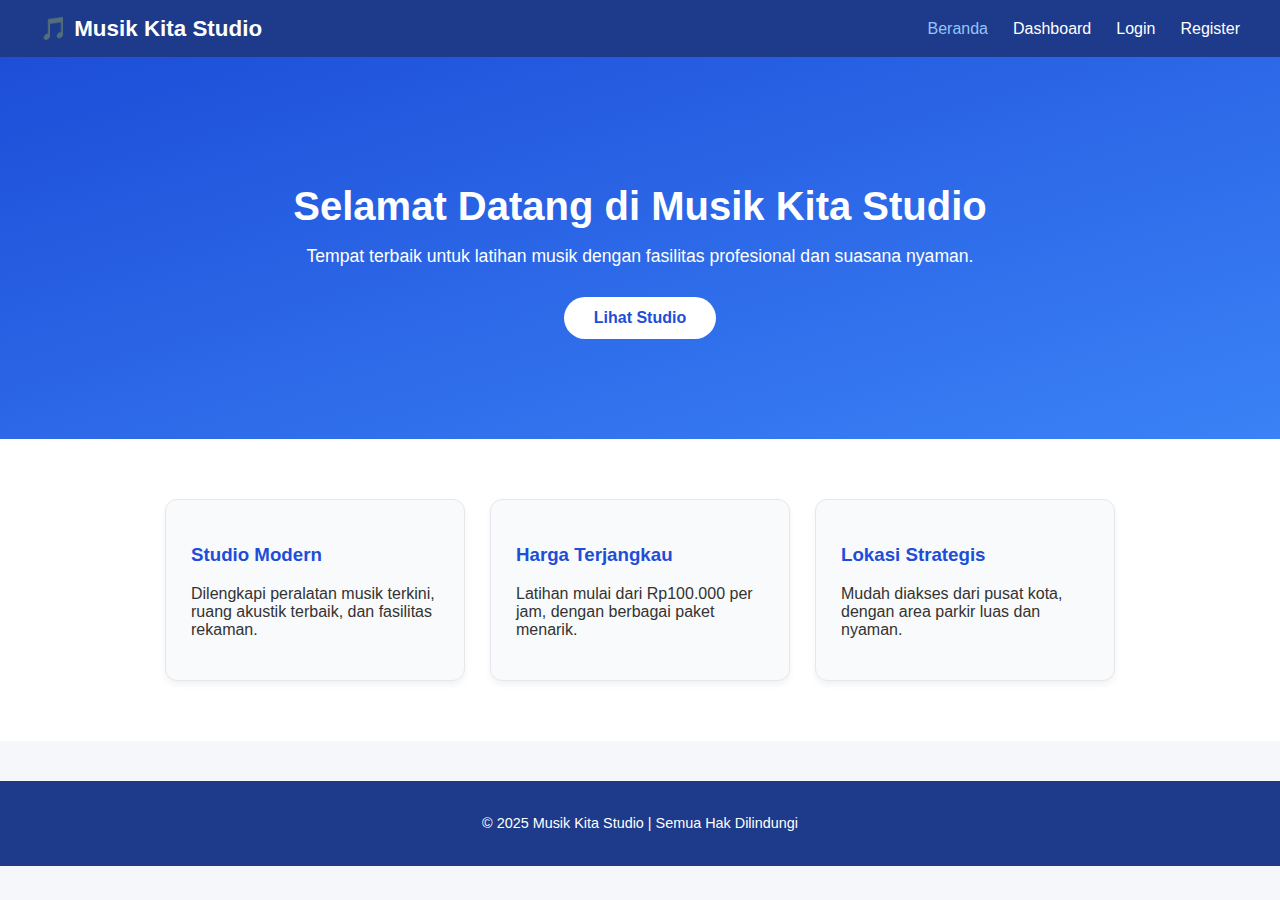
<file: BAB 2/index.html>
<!DOCTYPE html>
<html lang="id">
<head>
  <meta charset="UTF-8">
  <meta name="viewport" content="width=device-width, initial-scale=1.0">
  <title>Musik Kita Studio</title>
  <link rel="stylesheet" href="style.css">
</head>
<body>
  <nav class="navbar">
    <div class="logo">🎵 Musik Kita Studio</div>
    <ul class="nav-links">
      <li><a href="index.html" class="active">Beranda</a></li>
      <li><a href="dashboard.html">Dashboard</a></li>
      <li><a href="login.html">Login</a></li>
      <li><a href="register.html">Register</a></li>
    </ul>
  </nav>

  <section class="landing">
    <h1>Selamat Datang di Musik Kita Studio</h1>
    <p>Tempat terbaik untuk latihan musik dengan fasilitas profesional dan suasana nyaman.</p>
    <a href="dashboard.html" class="btn">Lihat Studio</a>
  </section>

  <section class="info">
    <div class="card">
      <h3>Studio Modern</h3>
      <p>Dilengkapi peralatan musik terkini, ruang akustik terbaik, dan fasilitas rekaman.</p>
    </div>
    <div class="card">
      <h3>Harga Terjangkau</h3>
      <p>Latihan mulai dari Rp100.000 per jam, dengan berbagai paket menarik.</p>
    </div>
    <div class="card">
      <h3>Lokasi Strategis</h3>
      <p>Mudah diakses dari pusat kota, dengan area parkir luas dan nyaman.</p>
    </div>
  </section>

  <footer>
    <p>© 2025 Musik Kita Studio | Semua Hak Dilindungi</p>
  </footer>
</body>
</html>
</file>
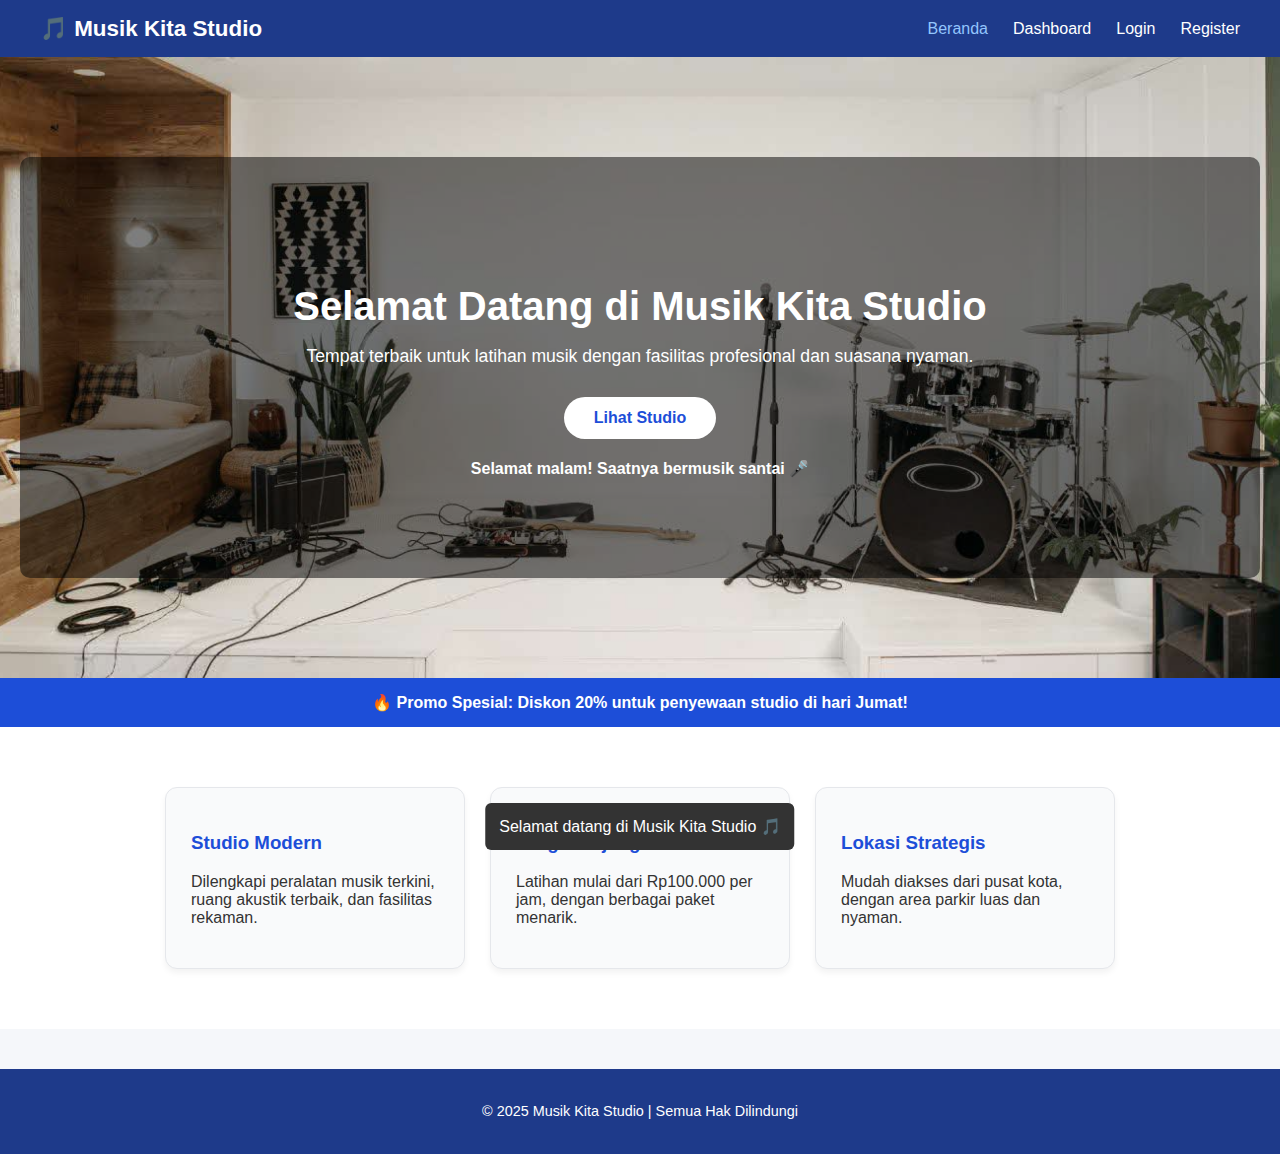
<file: BAB 3/index.html>
<!DOCTYPE html>
<html lang="id">
<head>
  <meta charset="UTF-8">
  <meta name="viewport" content="width=device-width, initial-scale=1.0">
  <title>Musik Kita Studio</title>
  <link rel="stylesheet" href="style.css">
</head>
<body>
  <nav class="navbar">
    <div class="logo">🎵 Musik Kita Studio</div>
    <ul class="nav-links">
      <li><a href="index.html" class="active">Beranda</a></li>
      <li><a href="dashboard.html">Dashboard</a></li>
      <li><a href="login.html">Login</a></li>
      <li><a href="register.html">Register</a></li>
    </ul>
  </nav>

  <section class="landing bg-photo-index">
    <div class="overlay">
      <h1>Selamat Datang di Musik Kita Studio</h1>
      <p>Tempat terbaik untuk latihan musik dengan fasilitas profesional dan suasana nyaman.</p>
      <a href="dashboard.html" class="btn">Lihat Studio</a>
      <div id="welcome-message"></div>
    </div>
  </section>


  <div id="promo-banner"></div>

  <!-- Snackbar -->
  <div id="toast"></div>

  <section class="info">
    <div class="card">
      <h3>Studio Modern</h3>
      <p>Dilengkapi peralatan musik terkini, ruang akustik terbaik, dan fasilitas rekaman.</p>
    </div>
    <div class="card">
      <h3>Harga Terjangkau</h3>
      <p>Latihan mulai dari Rp100.000 per jam, dengan berbagai paket menarik.</p>
    </div>
    <div class="card">
      <h3>Lokasi Strategis</h3>
      <p>Mudah diakses dari pusat kota, dengan area parkir luas dan nyaman.</p>
    </div>
  </section>

  <footer>
    <p>© 2025 Musik Kita Studio | Semua Hak Dilindungi</p>
  </footer>

  <script>
    const welcome = document.getElementById('welcome-message');
    const waktu = new Date().getHours();
    let greet = '';
    if (waktu < 12) greet = 'Selamat pagi! Semangat bermusik hari ini 🎶';
    else if (waktu < 18) greet = 'Selamat siang! Yuk latihan bareng temanmu 🎸';
    else greet = 'Selamat malam! Saatnya bermusik santai 🎤';
    welcome.textContent = greet;
    welcome.style.marginTop = '20px';
    welcome.style.fontWeight = 'bold';

    const promo = document.getElementById('promo-banner');
    promo.innerHTML = '<strong>🔥 Promo Spesial:</strong> Diskon 20% untuk penyewaan studio di hari Jumat!';
    promo.style.background = '#1d4ed8';
    promo.style.color = 'white';
    promo.style.padding = '15px';
    promo.style.textAlign = 'center';
    promo.style.fontWeight = '600';

    function showToast(message) {
      const toast = document.getElementById('toast');
      toast.textContent = message;
      toast.className = 'show';
      setTimeout(() => toast.className = toast.className.replace('show', ''), 3500);
    }

    window.onload = () => {
      showToast('Selamat datang di Musik Kita Studio 🎵');
    };
  </script>
</body>
</html>
</file>
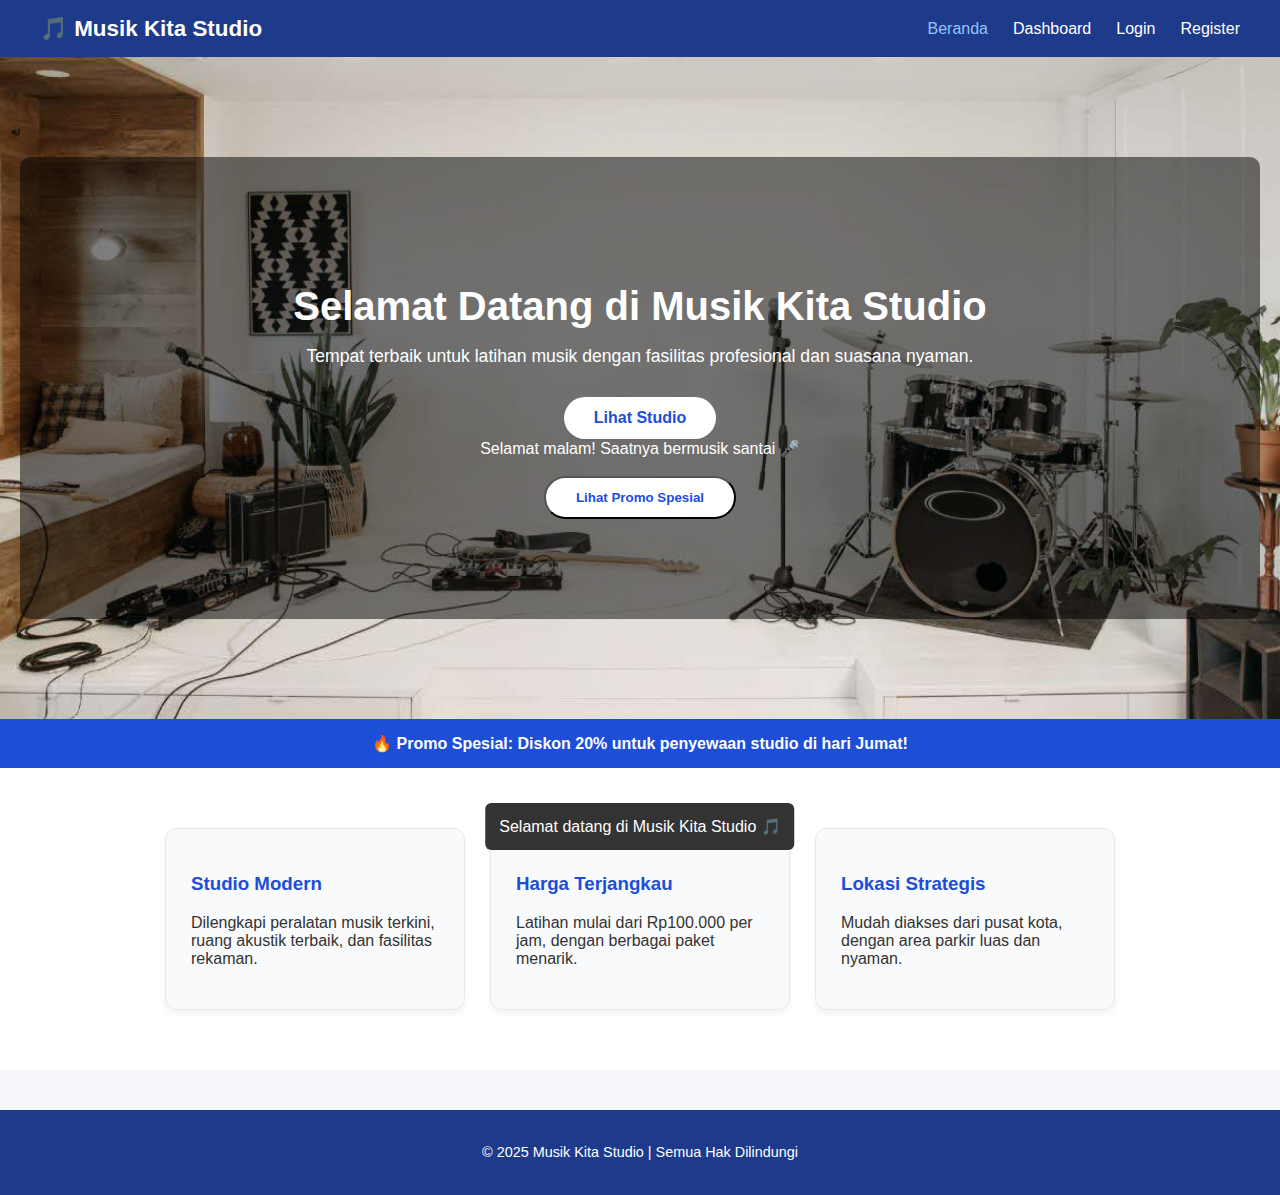
<file: BAB 4/index.html>
<!DOCTYPE html>
<html lang="id">
<head>
  <meta charset="UTF-8">
  <meta name="viewport" content="width=device-width, initial-scale=1.0">
  <title>Musik Kita Studio</title>
  <link rel="stylesheet" href="style.css">
</head>
<body>
  <nav class="navbar">
    <div class="logo">🎵 Musik Kita Studio</div>
    <ul class="nav-links">
      <li><a href="index.html" class="active">Beranda</a></li>
      <li><a href="dashboard.html">Dashboard</a></li>
      <li><a href="login.html">Login</a></li>
      <li><a href="register.html">Register</a></li>
    </ul>
  </nav>

  <section class="landing bg-photo-index">
    <div class="overlay">
      <h1>Selamat Datang di Musik Kita Studio</h1>
      <p>Tempat terbaik untuk latihan musik dengan fasilitas profesional dan suasana nyaman.</p>
      <a href="dashboard.html" id="lihatStudio" class="btn">Lihat Studio</a>
      <div id="welcome-message"></div>
      <br>
      <button id="promoBtn" class="btn">Lihat Promo Spesial</button>
    </div>
  </section>

  <div id="promo-banner"></div>
  <div id="toast"></div>

  <div id="promoModal" class="modal">
    <div class="modal-content">
      <span class="close">&times;</span>
      <h2>🎉 Promo Spesial!</h2>
      <p>Dapatkan diskon 30% untuk penyewaan studio diatas 3 jam! Yuk, buruan booking sebelum kehabisan slot 🎶</p>
    </div>
  </div>

  <section class="info">
    <div class="card">
      <h3>Studio Modern</h3>
      <p>Dilengkapi peralatan musik terkini, ruang akustik terbaik, dan fasilitas rekaman.</p>
    </div>
    <div class="card">
      <h3>Harga Terjangkau</h3>
      <p>Latihan mulai dari Rp100.000 per jam, dengan berbagai paket menarik.</p>
    </div>
    <div class="card">
      <h3>Lokasi Strategis</h3>
      <p>Mudah diakses dari pusat kota, dengan area parkir luas dan nyaman.</p>
    </div>
  </section>

  <footer>
    <p>© 2025 Musik Kita Studio | Semua Hak Dilindungi</p>
  </footer>

  <script>
    const welcome = document.getElementById('welcome-message');
    const waktu = new Date().getHours();
    let greet = '';
    if (waktu < 12) greet = 'Selamat pagi! Semangat bermusik hari ini 🎶';
    else if (waktu < 18) greet = 'Selamat siang! Yuk latihan bareng temanmu 🎸';
    else greet = 'Selamat malam! Saatnya bermusik santai 🎤';
    welcome.textContent = greet;

    const promo = document.getElementById('promo-banner');
    promo.innerHTML = '<strong>🔥 Promo Spesial:</strong> Diskon 20% untuk penyewaan studio di hari Jumat!';
    promo.style.background = '#1d4ed8';
    promo.style.color = 'white';
    promo.style.padding = '15px';
    promo.style.textAlign = 'center';
    promo.style.fontWeight = '600';

    function showToast(message) {
      const toast = document.getElementById('toast');
      toast.textContent = message;
      toast.className = 'show';
      setTimeout(() => toast.className = toast.className.replace('show', ''), 3500);
    }

    window.onload = () => showToast('Selamat datang di Musik Kita Studio 🎵');

    const modal = document.getElementById("promoModal");
    const btn = document.getElementById("promoBtn");
    const span = document.getElementsByClassName("close")[0];

    btn.onclick = function() {
      modal.style.display = "block";
      showToast("Promo terbuka! 🎉");
    }
    span.onclick = function() {
      modal.style.display = "none";
    }
    window.onclick = function(event) {
      if (event.target == modal) modal.style.display = "none";
    }

    const lihatStudio = document.getElementById('lihatStudio');
    lihatStudio.addEventListener('mouseover', () => {
      lihatStudio.style.backgroundColor = '#2563eb';
      lihatStudio.style.color = 'white';
    });
    lihatStudio.addEventListener('mouseout', () => {
      lihatStudio.style.backgroundColor = 'white';
      lihatStudio.style.color = '#1d4ed8';
    });
  </script>
</body>
</html>
</file>
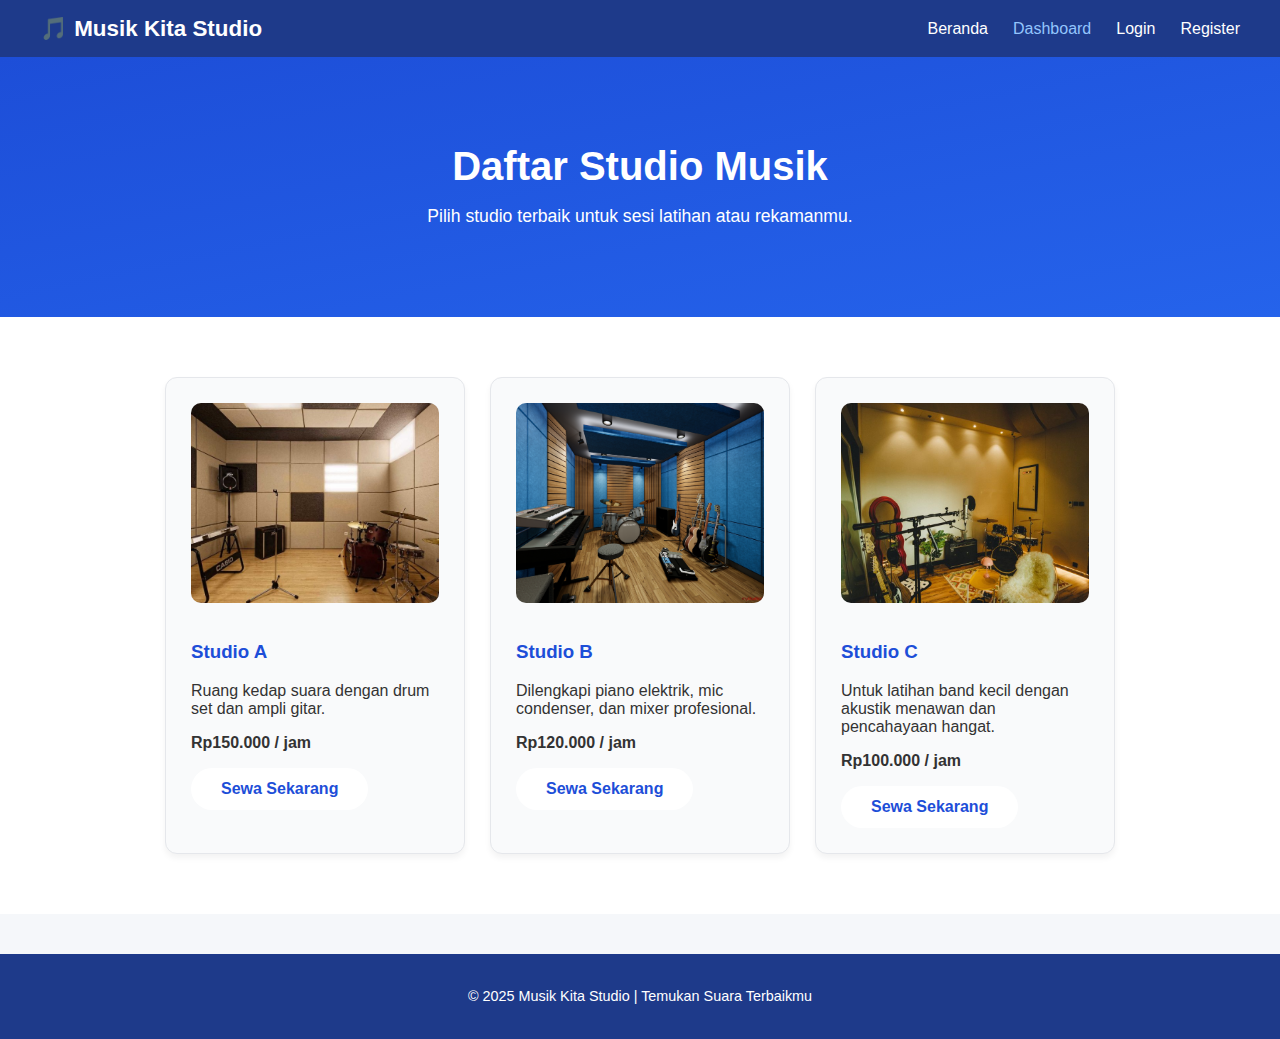
<file: BAB 2/dashboard.html>
<!DOCTYPE html>
<html lang="id">
<head>
  <meta charset="UTF-8">
  <meta name="viewport" content="width=device-width, initial-scale=1.0">
  <title>Dashboard - Musik Kita Studio</title>
  <link rel="stylesheet" href="style.css">
</head>
<body>
  <nav class="navbar">
    <div class="logo">🎵 Musik Kita Studio</div>
    <ul class="nav-links">
      <li><a href="index.html">Beranda</a></li>
      <li><a href="dashboard.html" class="active">Dashboard</a></li>
      <li><a href="login.html">Login</a></li>
      <li><a href="register.html">Register</a></li>
    </ul>
  </nav>

  <section class="landing small">
    <h1>Daftar Studio Musik</h1>
    <p>Pilih studio terbaik untuk sesi latihan atau rekamanmu.</p>
  </section>

  <section class="info grid">
    <div class="card">
      <img src="studio a.jpg" alt="Studio A">
      <h3>Studio A</h3>
      <p>Ruang kedap suara dengan drum set dan ampli gitar.</p>
      <p><strong>Rp150.000 / jam</strong></p>
      <a href="#" class="btn">Sewa Sekarang</a>
    </div>

    <div class="card">
      <img src="studio b.jpg" alt="Studio B">
      <h3>Studio B</h3>
      <p>Dilengkapi piano elektrik, mic condenser, dan mixer profesional.</p>
      <p><strong>Rp120.000 / jam</strong></p>
      <a href="#" class="btn">Sewa Sekarang</a>
    </div>

    <div class="card">
      <img src="studio c.jpeg" alt="Studio C">
      <h3>Studio C</h3>
      <p>Untuk latihan band kecil dengan akustik menawan dan pencahayaan hangat.</p>
      <p><strong>Rp100.000 / jam</strong></p>
      <a href="#" class="btn">Sewa Sekarang</a>
    </div>
  </section>

  <footer>
    <p>© 2025 Musik Kita Studio | Temukan Suara Terbaikmu</p>
  </footer>
</body>
</html>
</file>
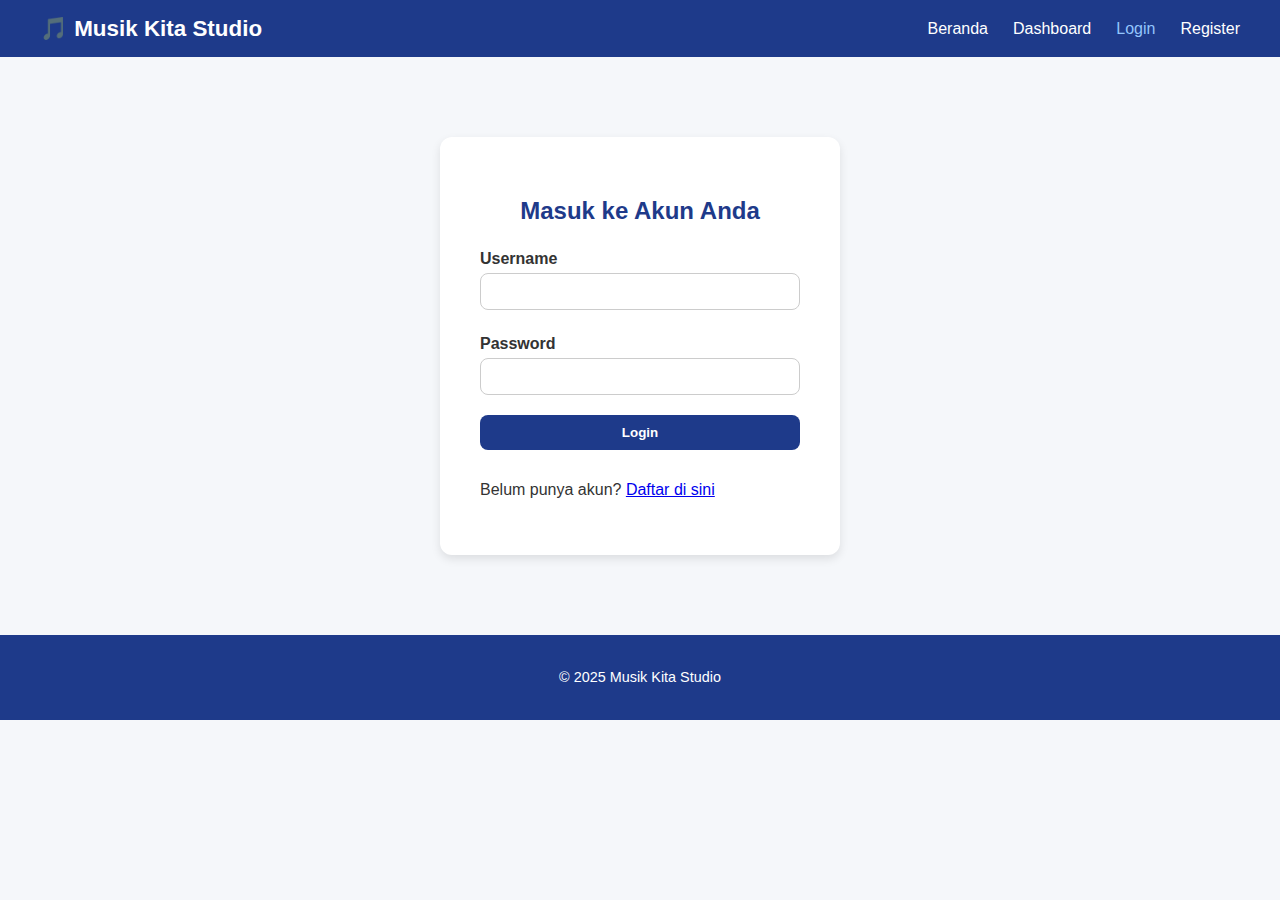
<file: BAB 2/login.html>
<!DOCTYPE html>
<html lang="id">
<head>
  <meta charset="UTF-8">
  <meta name="viewport" content="width=device-width, initial-scale=1.0">
  <title>Login - Musik Kita Studio</title>
  <link rel="stylesheet" href="style.css">
</head>
<body>
  <nav class="navbar">
    <div class="logo">🎵 Musik Kita Studio</div>
    <ul class="nav-links">
      <li><a href="index.html">Beranda</a></li>
      <li><a href="dashboard.html">Dashboard</a></li>
      <li><a href="login.html" class="active">Login</a></li>
      <li><a href="register.html">Register</a></li>
    </ul>
  </nav>

  <section class="form-section">
    <h2>Masuk ke Akun Anda</h2>
    <form action="dashboard.html" method="get" class="form-box">
      <label>Username</label>
      <input type="text" required>
      <label>Password</label>
      <input type="password" required>
      <input type="submit" value="Login" class="btn">
    </form>
    <p>Belum punya akun? <a href="register.html">Daftar di sini</a></p>
  </section>

  <footer>
    <p>© 2025 Musik Kita Studio</p>
  </footer>
</body>
</html>
</file>
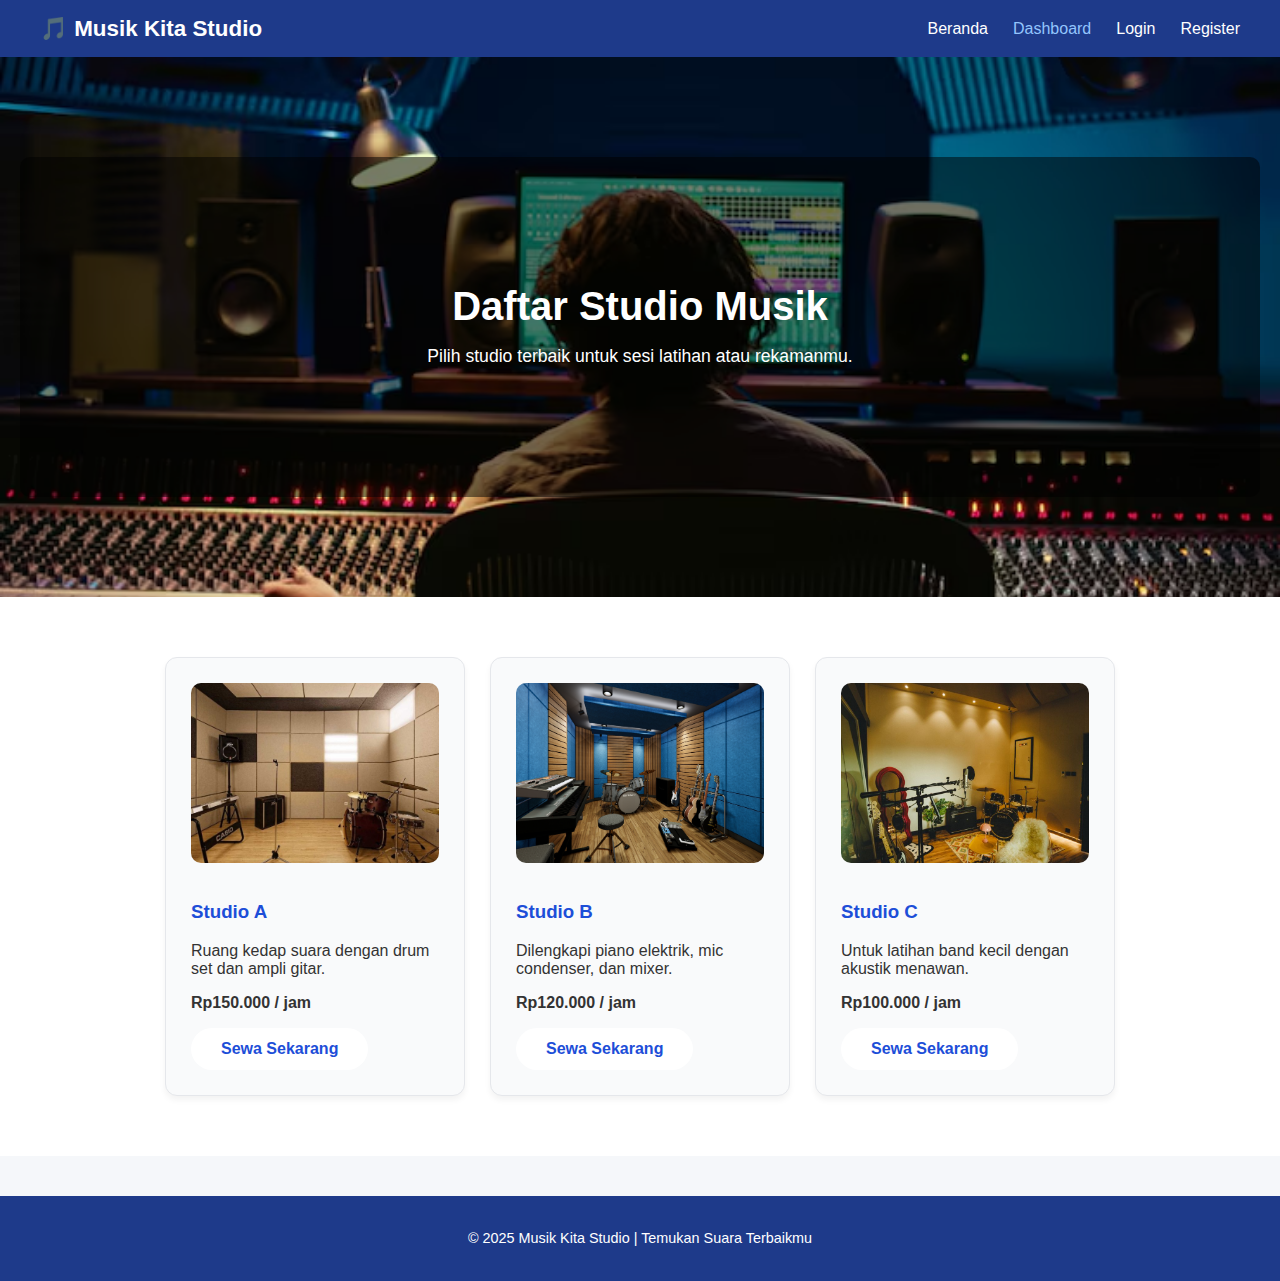
<file: BAB 3/dashboard.html>
<!DOCTYPE html>
<html lang="id">
<head>
  <meta charset="UTF-8">
  <meta name="viewport" content="width=device-width, initial-scale=1.0">
  <title>Dashboard - Musik Kita Studio</title>
  <link rel="stylesheet" href="style.css">
</head>
<body>
  <nav class="navbar">
    <div class="logo">🎵 Musik Kita Studio</div>
    <ul class="nav-links">
      <li><a href="index.html">Beranda</a></li>
      <li><a href="dashboard.html" class="active">Dashboard</a></li>
      <li><a href="login.html">Login</a></li>
      <li><a href="register.html">Register</a></li>
    </ul>
  </nav>

  <section class="landing bg-photo-dashboard">
    <div class="overlay">
      <h1>Daftar Studio Musik</h1>
      <p>Pilih studio terbaik untuk sesi latihan atau rekamanmu.</p>
    </div>
  </section>

  <section class="info grid">
    <div class="card">
      <img src="studio a.jpg" alt="Studio A">
      <h3>Studio A</h3>
      <p>Ruang kedap suara dengan drum set dan ampli gitar.</p>
      <p><strong>Rp150.000 / jam</strong></p>
      <a href="#" class="btn">Sewa Sekarang</a>
    </div>

    <div class="card">
      <img src="studio b.jpg" alt="Studio B">
      <h3>Studio B</h3>
      <p>Dilengkapi piano elektrik, mic condenser, dan mixer.</p>
      <p><strong>Rp120.000 / jam</strong></p>
      <a href="#" class="btn">Sewa Sekarang</a>
    </div>

    <div class="card">
      <img src="studio c.jpeg" alt="Studio C">
      <h3>Studio C</h3>
      <p>Untuk latihan band kecil dengan akustik menawan.</p>
      <p><strong>Rp100.000 / jam</strong></p>
      <a href="#" class="btn">Sewa Sekarang</a>
    </div>
  </section>

  <footer>
    <p>© 2025 Musik Kita Studio | Temukan Suara Terbaikmu</p>
  </footer>
</body>
</html>
</file>
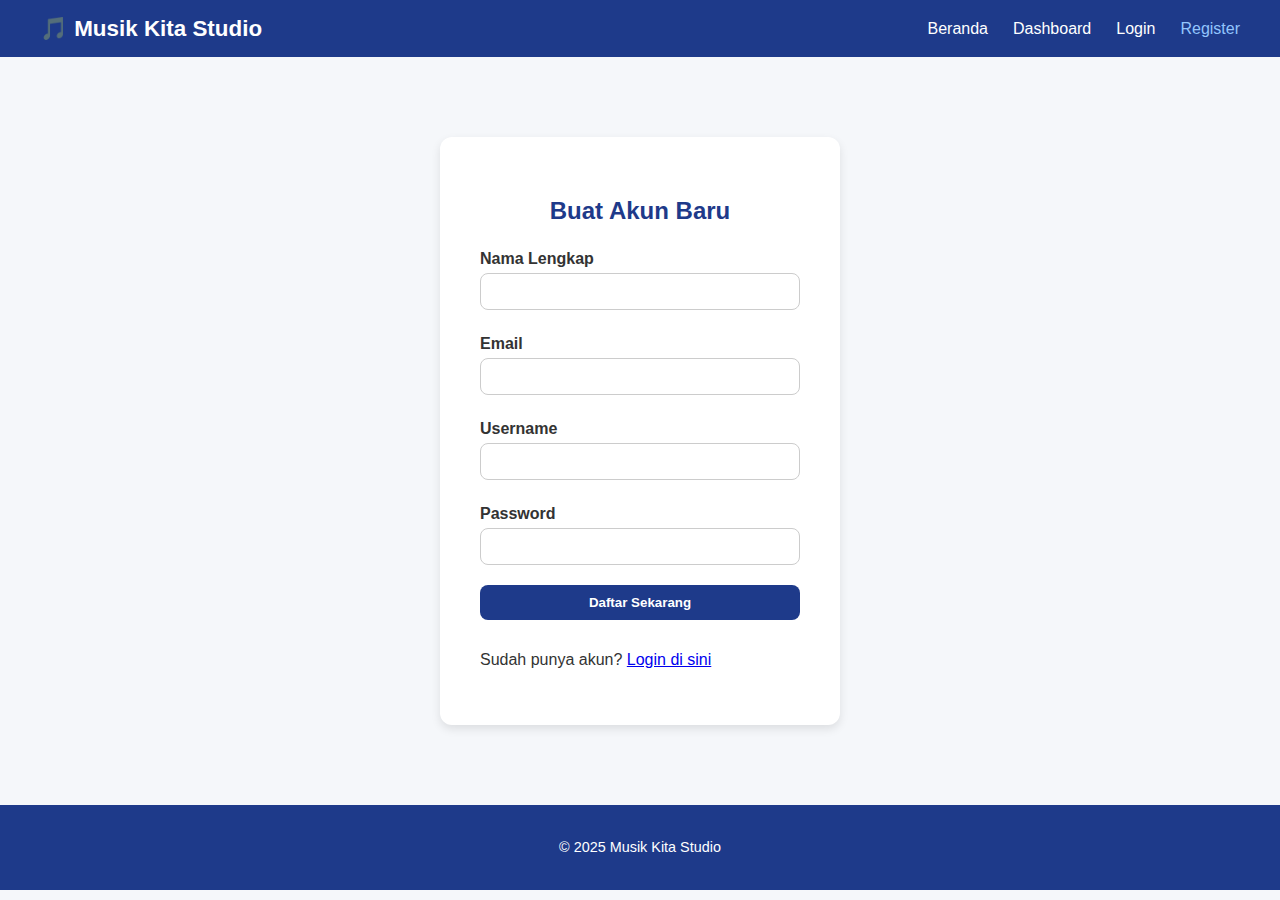
<file: BAB 3/register.html>
<!DOCTYPE html>
<html lang="id">
<head>
  <meta charset="UTF-8">
  <meta name="viewport" content="width=device-width, initial-scale=1.0">
  <title>Register - Musik Kita Studio</title>
  <link rel="stylesheet" href="style.css">
</head>
<body>
  <nav class="navbar">
    <div class="logo">🎵 Musik Kita Studio</div>
    <ul class="nav-links">
      <li><a href="index.html">Beranda</a></li>
      <li><a href="dashboard.html">Dashboard</a></li>
      <li><a href="login.html">Login</a></li>
      <li><a href="register.html" class="active">Register</a></li>
    </ul>
  </nav>

  <section class="form-section">
    <h2>Buat Akun Baru</h2>
    <form action="dashboard.html" method="get" class="form-box">
      <label>Nama Lengkap</label>
      <input type="text" required>
      <label>Email</label>
      <input type="email" required>
      <label>Username</label>
      <input type="text" required>
      <label>Password</label>
      <input type="password" required>
      <input type="submit" value="Daftar Sekarang" class="btn">
    </form>
    <p>Sudah punya akun? <a href="login.html">Login di sini</a></p>
  </section>

  <footer>
    <p>© 2025 Musik Kita Studio</p>
  </footer>
</body>
</html>
</file>
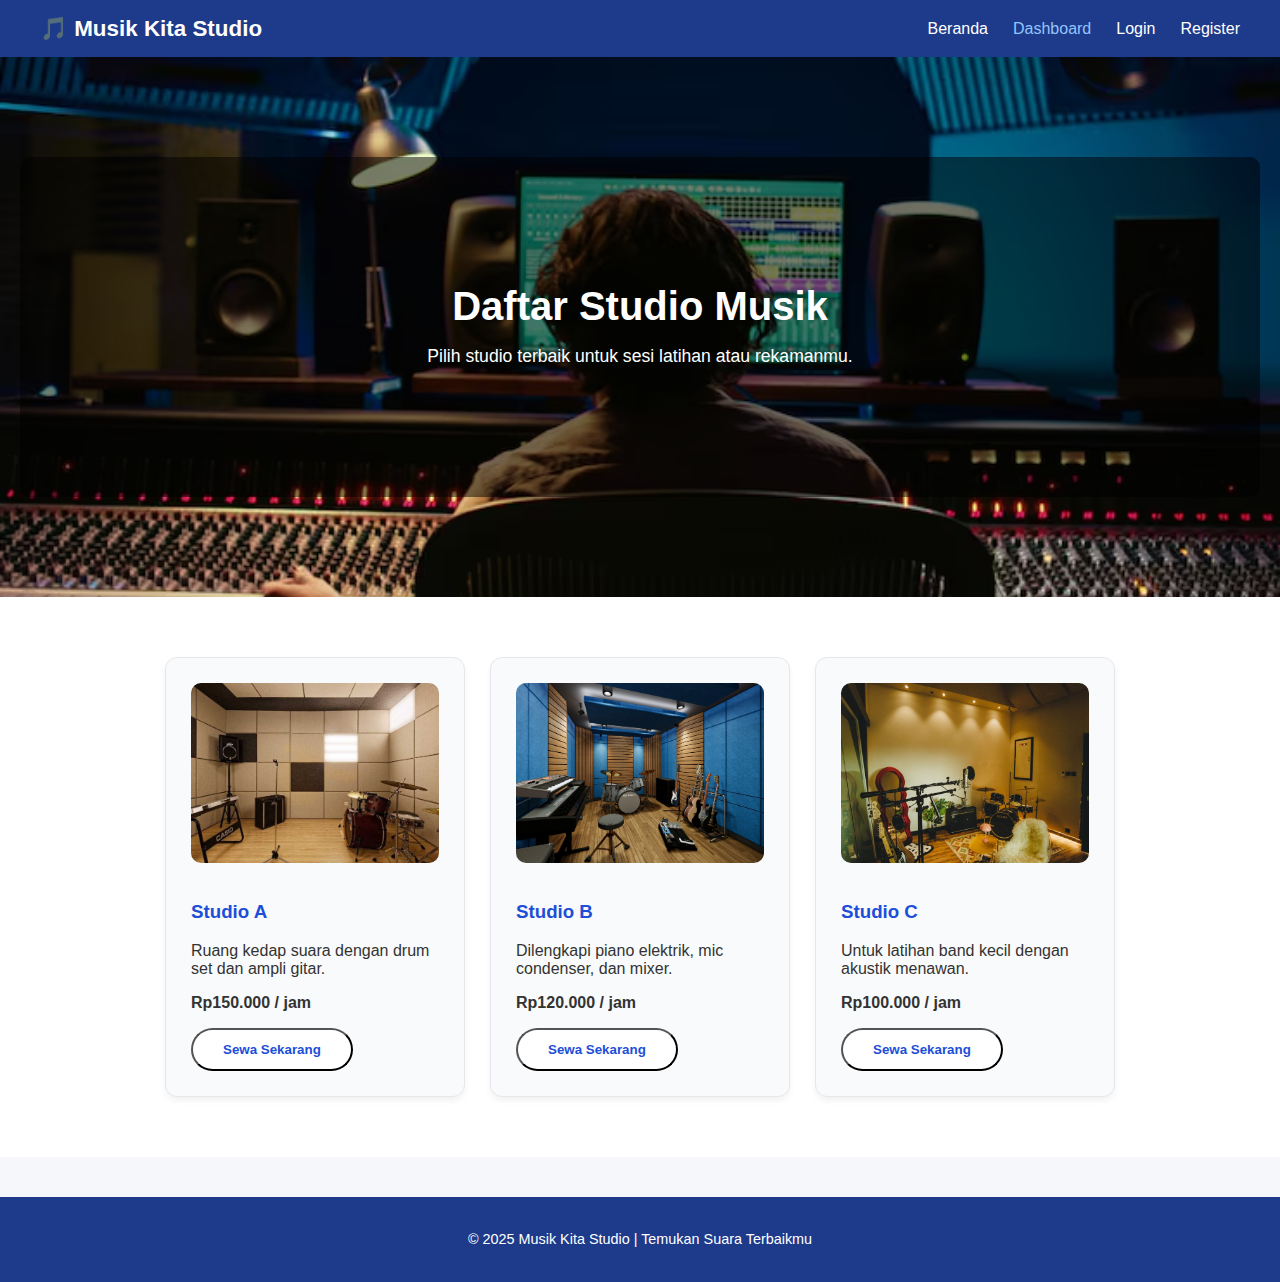
<file: BAB 4/dashboard.html>
<!DOCTYPE html>
<html lang="id">
<head>
  <meta charset="UTF-8">
  <meta name="viewport" content="width=device-width, initial-scale=1.0">
  <title>Dashboard - Musik Kita Studio</title>
  <link rel="stylesheet" href="style.css">
</head>
<body>
  <nav class="navbar">
    <div class="logo">🎵 Musik Kita Studio</div>
    <ul class="nav-links">
      <li><a href="index.html">Beranda</a></li>
      <li><a href="dashboard.html" class="active">Dashboard</a></li>
      <li><a href="login.html">Login</a></li>
      <li><a href="register.html">Register</a></li>
    </ul>
  </nav>

  <section class="landing bg-photo-dashboard">
    <div class="overlay">
      <h1>Daftar Studio Musik</h1>
      <p>Pilih studio terbaik untuk sesi latihan atau rekamanmu.</p>
    </div>
  </section>

  <section class="info grid">
    <div class="card">
      <img src="studio a.jpg" alt="Studio A">
      <h3>Studio A</h3>
      <p>Ruang kedap suara dengan drum set dan ampli gitar.</p>
      <p><strong>Rp150.000 / jam</strong></p>
      <button class="btn sewaBtn">Sewa Sekarang</button>
    </div>
    <div class="card">
      <img src="studio b.jpg" alt="Studio B">
      <h3>Studio B</h3>
      <p>Dilengkapi piano elektrik, mic condenser, dan mixer.</p>
      <p><strong>Rp120.000 / jam</strong></p>
      <button class="btn sewaBtn">Sewa Sekarang</button>
    </div>
    <div class="card">
      <img src="studio c.jpeg" alt="Studio C">
      <h3>Studio C</h3>
      <p>Untuk latihan band kecil dengan akustik menawan.</p>
      <p><strong>Rp100.000 / jam</strong></p>
      <button class="btn sewaBtn">Sewa Sekarang</button>
    </div>
  </section>

  <!-- POPUP KONFIRMASI -->
  <div id="sewaModal" class="modal">
    <div class="modal-content">
      <span class="close">&times;</span>
      <h2>Konfirmasi Penyewaan</h2>
      <p>Apakah kamu yakin ingin menyewa studio ini?</p>
      <button class="btn" id="confirmBtn">Ya, Sewa Sekarang</button>
    </div>
  </div>

  <footer>
    <p>© 2025 Musik Kita Studio | Temukan Suara Terbaikmu</p>
  </footer>

  <script>
    // === EVENT 1: Klik tombol sewa ===
    const modal = document.getElementById("sewaModal");
    const closeBtn = document.getElementsByClassName("close")[0];
    const confirmBtn = document.getElementById("confirmBtn");
    const sewaButtons = document.querySelectorAll(".sewaBtn");

    sewaButtons.forEach(btn => {
      btn.addEventListener("click", () => {
        modal.style.display = "block";
      });
    });

    closeBtn.onclick = () => modal.style.display = "none";
    window.onclick = e => { if (e.target == modal) modal.style.display = "none"; };
    confirmBtn.onclick = () => {
      alert("Studio berhasil dipesan! 🎶");
      modal.style.display = "none";
    };

    // === EVENT 2: Hover pada kartu ===
    const cards = document.querySelectorAll(".card");
    cards.forEach(card => {
      card.addEventListener("mouseover", () => {
        card.style.backgroundColor = "#e0e7ff";
        card.style.transition = "0.3s";
      });
      card.addEventListener("mouseout", () => {
        card.style.backgroundColor = "#f9fafb";
      });
    });
  </script>
</body>
</html>
</file>
<file: BAB 2/style.css>
* {
  box-sizing: border-box;
}

body {
  margin: 0;
  font-family: 'Poppins', sans-serif;
  background-color: #f5f7fa;
  color: #333;
}

.navbar {
  display: flex;
  justify-content: space-between;
  align-items: center;
  background-color: #1e3a8a;
  padding: 15px 40px;
  color: white;
  flex-wrap: wrap;
}

.logo {
  font-size: 1.4rem;
  font-weight: bold;
}

.nav-links {
  list-style: none;
  display: flex;
  gap: 25px;
  margin: 0;
  padding: 0;
  flex-wrap: wrap;
}

.nav-links a {
  color: white;
  text-decoration: none;
  font-weight: 500;
  transition: 0.3s;
}

.nav-links a:hover,
.nav-links a.active {
  color: #93c5fd;
}

.landing {
  text-align: center;
  padding: 100px 20px;
  background: linear-gradient(to bottom right, #1d4ed8, #3b82f6);
  color: white;
}

.landing h1 {
  font-size: 2.5rem;
  margin-bottom: 10px;
}

.landing p {
  font-size: 1.1rem;
  margin-bottom: 30px;
}

.btn {
  background-color: white;
  color: #1d4ed8;
  padding: 12px 30px;
  border-radius: 30px;
  text-decoration: none;
  font-weight: bold;
  transition: 0.3s;
  display: inline-block;
}

.btn:hover {
  background-color: #93c5fd;
  color: white;
}

.info {
  display: flex;
  flex-wrap: wrap;
  justify-content: center;
  gap: 25px;
  padding: 60px 20px;
  background-color: #ffffff;
}

.card {
  background: #f9fafb;
  border: 1px solid #e5e7eb;
  border-radius: 12px;
  padding: 25px;
  width: 300px;
  box-shadow: 0 4px 6px rgba(0,0,0,0.05);
  transition: 0.3s;
}

.card:hover {
  transform: translateY(-5px);
  box-shadow: 0 6px 12px rgba(0,0,0,0.1);
}

.card h3 {
  color: #1d4ed8;
}

.form-section {
  max-width: 400px;
  margin: 80px auto;
  background: white;
  padding: 40px;
  border-radius: 12px;
  box-shadow: 0 4px 10px rgba(0,0,0,0.1);
  text-align: left;
}

.form-section h2 {
  text-align: center;
  color: #1e3a8a;
  margin-bottom: 25px;
}

.form-box label {
  font-weight: 600;
  margin-top: 10px;
  display: block;
}

.form-box input {
  width: 100%;
  padding: 10px;
  margin-top: 5px;
  margin-bottom: 15px;
  border: 1px solid #ccc;
  border-radius: 8px;
  font-family: inherit;
}

.form-box .btn {
  width: 100%;
  text-align: center;
  background-color: #1e3a8a;
  color: white;
  border: none;
}

.form-box .btn:hover {
  background-color: #2563eb;
}

footer {
  background-color: #1e3a8a;
  color: white;
  text-align: center;
  padding: 20px;
  font-size: 0.9rem;
  margin-top: 40px;
}


@media (max-width: 1024px) {
  .landing h1 { font-size: 2rem; }
  .landing p { font-size: 1rem; }
  .card { width: 45%; }
}

@media (max-width: 768px) {
  .navbar { flex-direction: column; align-items: flex-start; padding: 15px 20px; }
  .nav-links { flex-direction: column; width: 100%; gap: 10px; margin-top: 10px; }
  .nav-links a { padding: 8px 0; display: block; }
  .landing { padding: 80px 15px; }
  .card { width: 80%; }
  .form-section { width: 85%; margin: 50px auto; }
}

@media (max-width: 480px) {
  .logo { font-size: 1.1rem; }
  .landing { padding: 60px 10px; }
  .landing h1 { font-size: 1.6rem; }
  .landing p { font-size: 0.95rem; }
  .info { padding: 40px 10px; }
  .card { width: 100%; padding: 20px; }
  .btn { padding: 10px 20px; font-size: 0.9rem; }
  footer { font-size: 0.8rem; padding: 15px; }
}

.card img {
  width: 100%;
  height: 200px;
  object-fit: cover;
  border-radius: 10px;
  margin-bottom: 15px;
}


.landing.small {
  padding: 60px 20px;
  background: linear-gradient(to bottom right, #1d4ed8, #2563eb);
  color: white;
}
</file>
<file: BAB 3/style.css>
* {
  box-sizing: border-box;
}

body {
  margin: 0;
  font-family: 'Poppins', sans-serif;
  background-color: #f5f7fa;
  color: #333;
}

.navbar {
  display: flex;
  justify-content: space-between;
  align-items: center;
  background-color: #1e3a8a;
  padding: 15px 40px;
  color: white;
  flex-wrap: wrap;
}

.logo {
  font-size: 1.4rem;
  font-weight: bold;
}

.nav-links {
  list-style: none;
  display: flex;
  gap: 25px;
  margin: 0;
  padding: 0;
  flex-wrap: wrap;
}

.nav-links a {
  color: white;
  text-decoration: none;
  font-weight: 500;
  transition: 0.3s;
}

.nav-links a:hover,
.nav-links a.active {
  color: #93c5fd;
}

.landing {
  text-align: center;
  padding: 100px 20px;
  background: linear-gradient(to bottom right, #1d4ed8, #3b82f6);
  color: white;
}

.landing h1 {
  font-size: 2.5rem;
  margin-bottom: 10px;
}

.landing p {
  font-size: 1.1rem;
  margin-bottom: 30px;
}

.btn {
  background-color: white;
  color: #1d4ed8;
  padding: 12px 30px;
  border-radius: 30px;
  text-decoration: none;
  font-weight: bold;
  transition: 0.3s;
  display: inline-block;
}

.btn:hover {
  background-color: #93c5fd;
  color: white;
}

.info {
  display: flex;
  flex-wrap: wrap;
  justify-content: center;
  gap: 25px;
  padding: 60px 20px;
  background-color: #ffffff;
}

.card {
  background: #f9fafb;
  border: 1px solid #e5e7eb;
  border-radius: 12px;
  padding: 25px;
  width: 300px;
  box-shadow: 0 4px 6px rgba(0,0,0,0.05);
  transition: 0.3s;
}

.card:hover {
  transform: translateY(-5px);
  box-shadow: 0 6px 12px rgba(0,0,0,0.1);
}

.card h3 {
  color: #1d4ed8;
}

.form-section {
  max-width: 400px;
  margin: 80px auto;
  background: white;
  padding: 40px;
  border-radius: 12px;
  box-shadow: 0 4px 10px rgba(0,0,0,0.1);
  text-align: left;
}

.form-section h2 {
  text-align: center;
  color: #1e3a8a;
  margin-bottom: 25px;
}

.form-box label {
  font-weight: 600;
  margin-top: 10px;
  display: block;
}

.form-box input {
  width: 100%;
  padding: 10px;
  margin-top: 5px;
  margin-bottom: 15px;
  border: 1px solid #ccc;
  border-radius: 8px;
  font-family: inherit;
}

.form-box .btn {
  width: 100%;
  text-align: center;
  background-color: #1e3a8a;
  color: white;
  border: none;
}

.form-box .btn:hover {
  background-color: #2563eb;
}

footer {
  background-color: #1e3a8a;
  color: white;
  text-align: center;
  padding: 20px;
  font-size: 0.9rem;
  margin-top: 40px;
}

/* RESPONSIVE DESIGN */
@media (max-width: 1024px) {
  .landing h1 { font-size: 2rem; }
  .landing p { font-size: 1rem; }
  .card { width: 45%; }
}

@media (max-width: 768px) {
  .navbar { flex-direction: column; align-items: flex-start; padding: 15px 20px; }
  .nav-links { flex-direction: column; width: 100%; gap: 10px; margin-top: 10px; }
  .nav-links a { padding: 8px 0; display: block; }
  .landing { padding: 80px 15px; }
  .card { width: 80%; }
  .form-section { width: 85%; margin: 50px auto; }
}

@media (max-width: 480px) {
  .logo { font-size: 1.1rem; }
  .landing { padding: 60px 10px; }
  .landing h1 { font-size: 1.6rem; }
  .landing p { font-size: 0.95rem; }
  .info { padding: 40px 10px; }
  .card { width: 100%; padding: 20px; }
  .btn { padding: 10px 20px; font-size: 0.9rem; }
  footer { font-size: 0.8rem; padding: 15px; }
}

.card img {
  width: 100%;
  height: 180px;
  object-fit: cover;
  border-radius: 10px;
  margin-bottom: 15px;
}

.bg-photo-index {
  background: url('index.jpg') center/cover no-repeat;
  position: relative;
  color: white;
}

.bg-photo-dashboard {
  background: url('dashboard.jpg') center/cover no-repeat;
  position: relative;
  color: white;
}

.overlay {
  background-color: rgba(0, 0, 0, 0.5);
  padding: 100px 20px;
  border-radius: 10px;
}

.landing h1, .landing p {
  color: white;
}

#toast {
  visibility: hidden;
  min-width: 250px;
  background-color: #333;
  color: #fff;
  text-align: center;
  border-radius: 6px;
  padding: 14px;
  position: fixed;
  z-index: 1;
  left: 50%;
  bottom: 30px;
  transform: translateX(-50%);
  font-weight: 500;
  opacity: 0;
  transition: opacity 0.5s, bottom 0.5s;
}

#toast.show {
  visibility: visible;
  opacity: 1;
  bottom: 50px;
}

#promo-banner {
  animation: slideDown 0.6s ease-out;
}

@keyframes slideDown {
  from { opacity: 0; transform: translateY(-20px); }
  to { opacity: 1; transform: translateY(0); }
}
</file>
<file: BAB 4/style.css>
* {
  box-sizing: border-box;
}

body {
  margin: 0;
  font-family: 'Poppins', sans-serif;
  background-color: #f5f7fa;
  color: #333;
}

.navbar {
  display: flex;
  justify-content: space-between;
  align-items: center;
  background-color: #1e3a8a;
  padding: 15px 40px;
  color: white;
  flex-wrap: wrap;
}

.logo {
  font-size: 1.4rem;
  font-weight: bold;
}

.nav-links {
  list-style: none;
  display: flex;
  gap: 25px;
  margin: 0;
  padding: 0;
  flex-wrap: wrap;
}

.nav-links a {
  color: white;
  text-decoration: none;
  font-weight: 500;
  transition: 0.3s;
}

.nav-links a:hover,
.nav-links a.active {
  color: #93c5fd;
}

.landing {
  text-align: center;
  padding: 100px 20px;
  background: linear-gradient(to bottom right, #1d4ed8, #3b82f6);
  color: white;
}

.landing h1 {
  font-size: 2.5rem;
  margin-bottom: 10px;
}

.landing p {
  font-size: 1.1rem;
  margin-bottom: 30px;
}

.btn {
  background-color: white;
  color: #1d4ed8;
  padding: 12px 30px;
  border-radius: 30px;
  text-decoration: none;
  font-weight: bold;
  transition: 0.3s;
  display: inline-block;
}

.btn:hover {
  background-color: #93c5fd;
  color: white;
}

.info {
  display: flex;
  flex-wrap: wrap;
  justify-content: center;
  gap: 25px;
  padding: 60px 20px;
  background-color: #ffffff;
}

.card {
  background: #f9fafb;
  border: 1px solid #e5e7eb;
  border-radius: 12px;
  padding: 25px;
  width: 300px;
  box-shadow: 0 4px 6px rgba(0,0,0,0.05);
  transition: 0.3s;
}

.card:hover {
  transform: translateY(-5px);
  box-shadow: 0 6px 12px rgba(0,0,0,0.1);
}

.card h3 {
  color: #1d4ed8;
}

.form-section {
  max-width: 400px;
  margin: 80px auto;
  background: white;
  padding: 40px;
  border-radius: 12px;
  box-shadow: 0 4px 10px rgba(0,0,0,0.1);
  text-align: left;
}

.form-section h2 {
  text-align: center;
  color: #1e3a8a;
  margin-bottom: 25px;
}

.form-box label {
  font-weight: 600;
  margin-top: 10px;
  display: block;
}

.form-box input {
  width: 100%;
  padding: 10px;
  margin-top: 5px;
  margin-bottom: 15px;
  border: 1px solid #ccc;
  border-radius: 8px;
  font-family: inherit;
}

.form-box .btn {
  width: 100%;
  text-align: center;
  background-color: #1e3a8a;
  color: white;
  border: none;
}

.form-box .btn:hover {
  background-color: #2563eb;
}

footer {
  background-color: #1e3a8a;
  color: white;
  text-align: center;
  padding: 20px;
  font-size: 0.9rem;
  margin-top: 40px;
}

/* RESPONSIVE DESIGN */
@media (max-width: 1024px) {
  .landing h1 { font-size: 2rem; }
  .landing p { font-size: 1rem; }
  .card { width: 45%; }
}

@media (max-width: 768px) {
  .navbar { flex-direction: column; align-items: flex-start; padding: 15px 20px; }
  .nav-links { flex-direction: column; width: 100%; gap: 10px; margin-top: 10px; }
  .nav-links a { padding: 8px 0; display: block; }
  .landing { padding: 80px 15px; }
  .card { width: 80%; }
  .form-section { width: 85%; margin: 50px auto; }
}

@media (max-width: 480px) {
  .logo { font-size: 1.1rem; }
  .landing { padding: 60px 10px; }
  .landing h1 { font-size: 1.6rem; }
  .landing p { font-size: 0.95rem; }
  .info { padding: 40px 10px; }
  .card { width: 100%; padding: 20px; }
  .btn { padding: 10px 20px; font-size: 0.9rem; }
  footer { font-size: 0.8rem; padding: 15px; }
}

.card img {
  width: 100%;
  height: 180px;
  object-fit: cover;
  border-radius: 10px;
  margin-bottom: 15px;
}

.bg-photo-index {
  background: url('index.jpg') center/cover no-repeat;
  position: relative;
  color: white;
}

.bg-photo-dashboard {
  background: url('dashboard.jpg') center/cover no-repeat;
  position: relative;
  color: white;
}

.overlay {
  background-color: rgba(0, 0, 0, 0.5);
  padding: 100px 20px;
  border-radius: 10px;
}

.landing h1, .landing p {
  color: white;
}

#toast {
  visibility: hidden;
  min-width: 250px;
  background-color: #333;
  color: #fff;
  text-align: center;
  border-radius: 6px;
  padding: 14px;
  position: fixed;
  z-index: 1;
  left: 50%;
  bottom: 30px;
  transform: translateX(-50%);
  font-weight: 500;
  opacity: 0;
  transition: opacity 0.5s, bottom 0.5s;
}

#toast.show {
  visibility: visible;
  opacity: 1;
  bottom: 50px;
}

#promo-banner {
  animation: slideDown 0.6s ease-out;
}

@keyframes slideDown {
  from { opacity: 0; transform: translateY(-20px); }
  to { opacity: 1; transform: translateY(0); }
}

.modal {
  display: none;
  position: fixed;
  z-index: 10;
  left: 0;
  top: 0;
  width: 100%;
  height: 100%;
  overflow: auto;
  background-color: rgba(0,0,0,0.5);
  animation: fadeIn 0.3s;
}

.modal-content {
  background-color: #fff;
  margin: 10% auto;
  padding: 30px;
  border-radius: 12px;
  width: 80%;
  max-width: 400px;
  text-align: center;
  animation: slideDown 0.3s ease-out;
}

.modal-content h2 {
  color: #1e3a8a;
}

.close {
  color: #aaa;
  float: right;
  font-size: 24px;
  font-weight: bold;
  cursor: pointer;
}

.close:hover {
  color: #000;
}

@keyframes fadeIn {
  from { opacity: 0; }
  to { opacity: 1; }
}
@keyframes slideDown {
  from { transform: translateY(-20px); opacity: 0; }
  to { transform: translateY(0); opacity: 1; }
}
</file>
